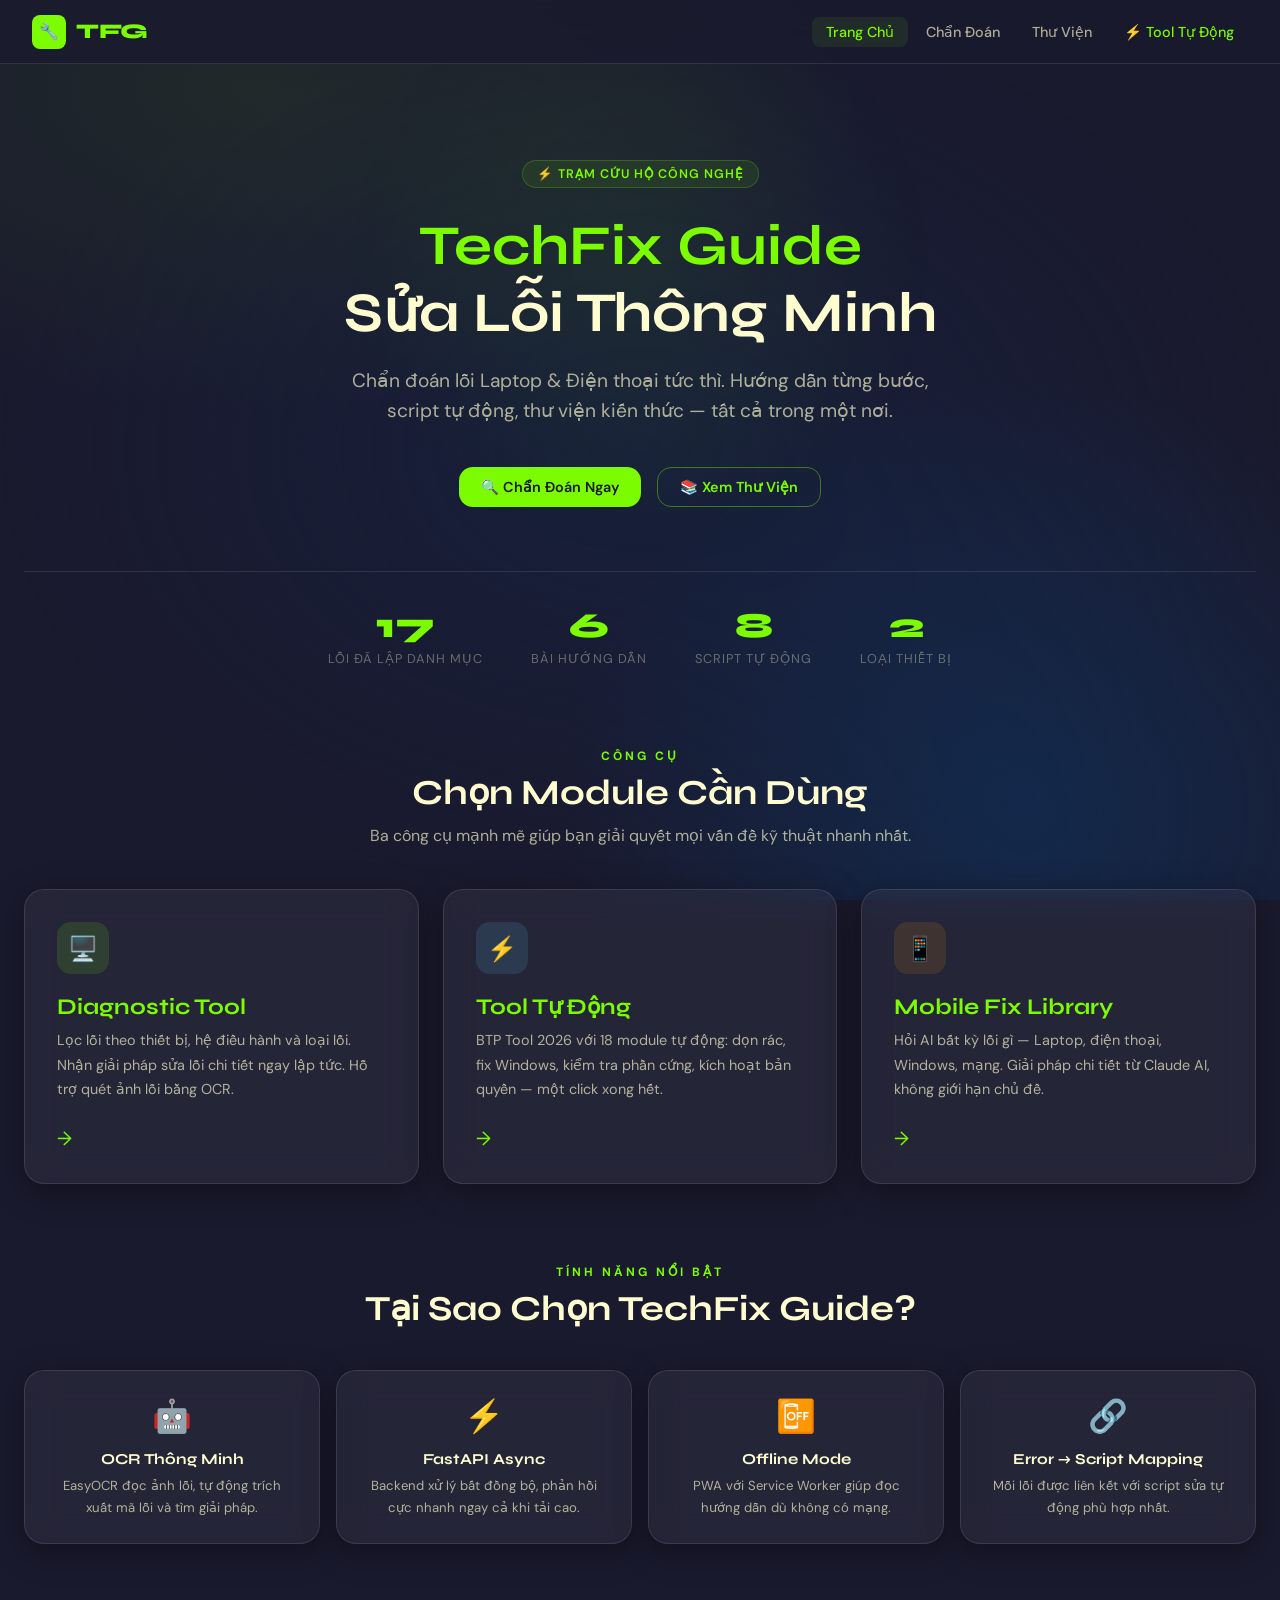
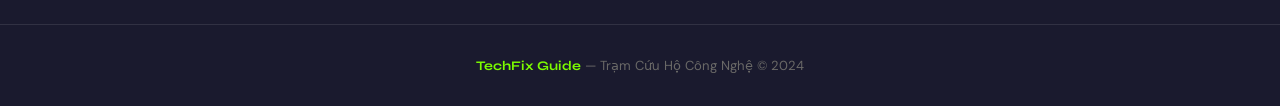
<file: TechFixGuide/frontend/index.html>
<!DOCTYPE html>
<html lang="vi">
<head>
  <meta charset="UTF-8" />
  <meta name="viewport" content="width=device-width, initial-scale=1.0" />
  <meta name="description" content="TechFix Guide – Trạm Cứu Hộ Công Nghệ. Chẩn đoán và sửa lỗi Laptop, Điện thoại nhanh chóng." />
  <meta name="theme-color" content="#1A1A2E" />
  <title>TechFix Guide – Trạm Cứu Hộ Công Nghệ</title>
  <link rel="manifest" href="manifest.json" />
  <link rel="icon" href="assets/icons/icon-192.png" type="image/png" />
  <link rel="apple-touch-icon" href="assets/icons/icon-192.png" />
  <link rel="stylesheet" href="style.css" />
</head>
<body>

  <!-- ── Navbar ─────────────────────────────────────────────── -->
  <nav class="navbar">
    <a class="navbar-brand" href="index.html">
      <div class="brand-icon">🔧</div>
      TFG
    </a>
    <ul class="nav-links" id="navLinks">
      <li><a href="index.html" class="active">Trang Chủ</a></li>
      <li><a href="diagnostic.html">Chẩn Đoán</a></li>
      <li><a href="guides.html">Thư Viện</a></li>
      <li><a href="btp.html" style="color:var(--primary);">⚡ Tool Tự Động</a></li>
    </ul>
    <div class="nav-hamburger" id="hamburger" onclick="toggleNav()" aria-label="Menu">
      <span></span><span></span><span></span>
    </div>
  </nav>

  <!-- ── Hero ───────────────────────────────────────────────── -->
  <section class="hero container">
    <div class="hero-eyebrow animate-up stagger-1">
      ⚡ Trạm Cứu Hộ Công Nghệ
    </div>
    <h1 class="animate-up stagger-2">
      <span>TechFix Guide</span><br />
      Sửa Lỗi Thông Minh
    </h1>
    <p class="hero-sub animate-up stagger-3">
      Chẩn đoán lỗi Laptop & Điện thoại tức thì. Hướng dẫn từng bước, script tự động, thư viện kiến thức — tất cả trong một nơi.
    </p>
    <div class="hero-actions animate-up stagger-4">
      <a href="diagnostic.html" class="btn btn-primary">
        🔍 Chẩn Đoán Ngay
      </a>
      <a href="guides.html" class="btn btn-outline">
        📚 Xem Thư Viện
      </a>
    </div>
  </section>

  <!-- ── Stats Bar ──────────────────────────────────────────── -->
  <div class="container">
    <div class="stats-bar animate-up stagger-4">
      <div class="stat-item">
        <span class="stat-num" id="stat-errors">—</span>
        <span class="stat-label">Lỗi Đã Lập Danh Mục</span>
      </div>
      <div class="stat-item">
        <span class="stat-num" id="stat-guides">—</span>
        <span class="stat-label">Bài Hướng Dẫn</span>
      </div>
      <div class="stat-item">
        <span class="stat-num" id="stat-scripts">—</span>
        <span class="stat-label">Script Tự Động</span>
      </div>
      <div class="stat-item">
        <span class="stat-num">2</span>
        <span class="stat-label">Loại Thiết Bị</span>
      </div>
    </div>
  </div>

  <!-- ── Modules Grid ────────────────────────────────────────── -->
  <section class="container" style="padding-top: 1rem;">
    <div class="section-header">
      <span class="overline">Công Cụ</span>
      <h2>Chọn Module Cần Dùng</h2>
      <p>Ba công cụ mạnh mẽ giúp bạn giải quyết mọi vấn đề kỹ thuật nhanh nhất.</p>
    </div>
    <div class="modules-grid">

      <a href="diagnostic.html" class="module-card glass-card animate-up stagger-2">
        <div class="module-icon green">🖥️</div>
        <h3>Diagnostic Tool</h3>
        <p>Lọc lỗi theo thiết bị, hệ điều hành và loại lỗi. Nhận giải pháp sửa lỗi chi tiết ngay lập tức. Hỗ trợ quét ảnh lỗi bằng OCR.</p>
        <div class="module-arrow">→</div>
      </a>

      <a href="btp.html" class="module-card glass-card animate-up stagger-3">
        <div class="module-icon blue">⚡</div>
        <h3>Tool Tự Động</h3>
        <p>BTP Tool 2026 với 18 module tự động: dọn rác, fix Windows, kiểm tra phần cứng, kích hoạt bản quyền — một click xong hết.</p>
        <div class="module-arrow">→</div>
      </a>

      <a href="guides.html" class="module-card glass-card animate-up stagger-4">
        <div class="module-icon orange">📱</div>
        <h3>Mobile Fix Library</h3>
        <p>Hỏi AI bất kỳ lỗi gì — Laptop, điện thoại, Windows, mạng. Giải pháp chi tiết từ Claude AI, không giới hạn chủ đề.</p>
        <div class="module-arrow">→</div>
      </a>

    </div>
  </section>

  <!-- ── Feature Highlights ─────────────────────────────────── -->
  <section class="container" style="padding-bottom: 5rem;">
    <div class="section-header">
      <span class="overline">Tính Năng Nổi Bật</span>
      <h2>Tại Sao Chọn TechFix Guide?</h2>
    </div>
    <div style="display: grid; grid-template-columns: repeat(auto-fit, minmax(220px, 1fr)); gap: 1rem;">
      <div class="glass-card animate-up stagger-1" style="padding: 1.5rem; text-align: center;">
        <div style="font-size: 2rem; margin-bottom: 0.8rem;">🤖</div>
        <h4 style="margin-bottom: 0.4rem; font-size: 0.95rem;">OCR Thông Minh</h4>
        <p style="font-size: 0.82rem;">EasyOCR đọc ảnh lỗi, tự động trích xuất mã lỗi và tìm giải pháp.</p>
      </div>
      <div class="glass-card animate-up stagger-2" style="padding: 1.5rem; text-align: center;">
        <div style="font-size: 2rem; margin-bottom: 0.8rem;">⚡</div>
        <h4 style="margin-bottom: 0.4rem; font-size: 0.95rem;">FastAPI Async</h4>
        <p style="font-size: 0.82rem;">Backend xử lý bất đồng bộ, phản hồi cực nhanh ngay cả khi tải cao.</p>
      </div>
      <div class="glass-card animate-up stagger-3" style="padding: 1.5rem; text-align: center;">
        <div style="font-size: 2rem; margin-bottom: 0.8rem;">📴</div>
        <h4 style="margin-bottom: 0.4rem; font-size: 0.95rem;">Offline Mode</h4>
        <p style="font-size: 0.82rem;">PWA với Service Worker giúp đọc hướng dẫn dù không có mạng.</p>
      </div>
      <div class="glass-card animate-up stagger-4" style="padding: 1.5rem; text-align: center;">
        <div style="font-size: 2rem; margin-bottom: 0.8rem;">🔗</div>
        <h4 style="margin-bottom: 0.4rem; font-size: 0.95rem;">Error → Script Mapping</h4>
        <p style="font-size: 0.82rem;">Mỗi lỗi được liên kết với script sửa tự động phù hợp nhất.</p>
      </div>
    </div>
  </section>

  <!-- ── Footer ──────────────────────────────────────────────── -->
  <footer class="footer">
    <span class="footer-logo">TechFix Guide</span> — Trạm Cứu Hộ Công Nghệ &copy; 2024
  </footer>

  <!-- ── PWA Install Banner ──────────────────────────────────── -->
  <div class="pwa-banner glass-card" id="pwaBanner">
    <span style="font-size: 1.5rem;">📲</span>
    <div style="flex: 1; font-size: 0.85rem;">
      <strong style="display: block; color: var(--primary);">Cài đặt TechFix Guide</strong>
      Sử dụng offline, truy cập nhanh hơn!
    </div>
    <button class="btn btn-primary" id="pwaInstallBtn" style="padding: 7px 14px; font-size: 0.8rem;">Cài</button>
    <button onclick="document.getElementById('pwaBanner').classList.remove('show')" class="btn btn-ghost" style="padding: 7px 10px; font-size: 0.8rem;">✕</button>
  </div>

  <div class="toast-container" id="toastContainer"></div>

  <script>
    const API = 'http://localhost:8000/api/v1';

    function toggleNav() {
      document.getElementById('navLinks').classList.toggle('open');
    }

    // Load stats
    async function loadStats() {
      try {
        const [errors, guides, scripts] = await Promise.all([
          fetch(`${API}/diagnostic`, {method:'POST', headers:{'Content-Type':'application/json'}, body:'{}'}).then(r=>r.json()),
          fetch(`${API}/guides`).then(r=>r.json()),
          fetch(`${API}/scripts`).then(r=>r.json()),
        ]);
        document.getElementById('stat-errors').textContent  = errors.count  ?? '17';
        document.getElementById('stat-guides').textContent  = guides.length ?? '6';
        document.getElementById('stat-scripts').textContent = scripts.length ?? '8';
      } catch {
        document.getElementById('stat-errors').textContent  = '17';
        document.getElementById('stat-guides').textContent  = '6';
        document.getElementById('stat-scripts').textContent = '8';
      }
    }

    // Animate counters
    function animateCount(el, target) {
      let start = 0;
      const step = Math.ceil(target / 30);
      const timer = setInterval(() => {
        start += step;
        if (start >= target) { el.textContent = target; clearInterval(timer); }
        else el.textContent = start;
      }, 30);
    }

    // PWA
    let deferredPrompt;
    window.addEventListener('beforeinstallprompt', e => {
      e.preventDefault();
      deferredPrompt = e;
      document.getElementById('pwaBanner').classList.add('show');
    });
    document.getElementById('pwaInstallBtn')?.addEventListener('click', async () => {
      if (!deferredPrompt) return;
      deferredPrompt.prompt();
      const { outcome } = await deferredPrompt.userChoice;
      if (outcome === 'accepted') document.getElementById('pwaBanner').classList.remove('show');
      deferredPrompt = null;
    });

    // Register SW
    if ('serviceWorker' in navigator) {
      navigator.serviceWorker.register('service-worker.js')
        .then(reg => console.log('SW registered:', reg.scope))
        .catch(err => console.warn('SW failed:', err));
    }

    loadStats();
  </script>
</body>
</html>
</file>
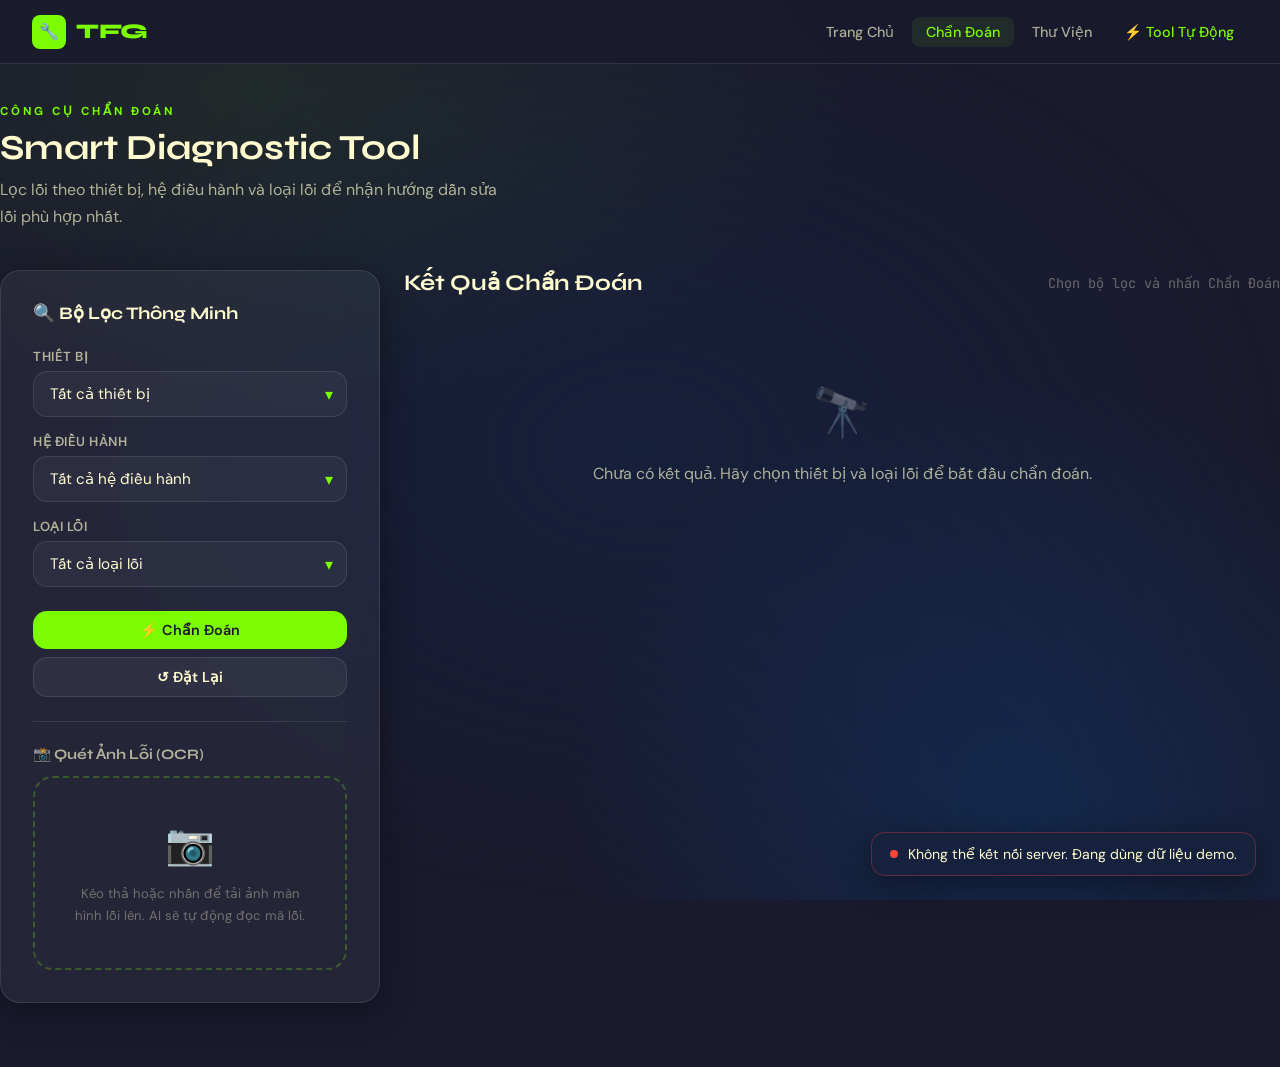
<file: TechFixGuide/frontend/diagnostic.html>
<!DOCTYPE html>
<html lang="vi">
<head>
  <meta charset="UTF-8" />
  <meta name="viewport" content="width=device-width, initial-scale=1.0" />
  <meta name="theme-color" content="#1A1A2E" />
  <title>Chẩn Đoán Lỗi – TechFix Guide</title>
  <link rel="manifest" href="manifest.json" />
  <link rel="icon" href="assets/icons/icon-192.png" type="image/png" />
  <link rel="stylesheet" href="style.css" />
</head>
<body>

  <nav class="navbar">
    <a class="navbar-brand" href="index.html">
      <div class="brand-icon">🔧</div> TFG
    </a>
    <ul class="nav-links" id="navLinks">
      <li><a href="index.html">Trang Chủ</a></li>
      <li><a href="diagnostic.html" class="active">Chẩn Đoán</a></li>
      <li><a href="guides.html">Thư Viện</a></li>
      <li><a href="btp.html" style="color:var(--primary);">⚡ Tool Tự Động</a></li>
    </ul>
    <div class="nav-hamburger" id="hamburger" onclick="toggleNav()">
      <span></span><span></span><span></span>
    </div>
  </nav>

  <!-- Page Header -->
  <div class="container" style="padding: 2.5rem 0 0;">
    <div class="animate-up stagger-1">
      <span class="overline" style="font-size:0.72rem; font-weight:700; letter-spacing:3px; color:var(--primary); text-transform:uppercase; display:block; margin-bottom:8px;">Công Cụ Chẩn Đoán</span>
      <h2>Smart Diagnostic Tool</h2>
      <p style="margin-top: 0.4rem; max-width:500px;">Lọc lỗi theo thiết bị, hệ điều hành và loại lỗi để nhận hướng dẫn sửa lỗi phù hợp nhất.</p>
    </div>
  </div>

  <div class="container diagnostic-layout">

    <!-- ── Filter Panel ──────────────────────────────────────── -->
    <aside class="glass-card filter-panel animate-up stagger-2">
      <h3>🔍 Bộ Lọc Thông Minh</h3>

      <div class="form-group">
        <label class="form-label">Thiết Bị</label>
        <div class="select-wrapper">
          <select class="form-control" id="selectDevice">
            <option value="">Tất cả thiết bị</option>
          </select>
        </div>
      </div>

      <div class="form-group">
        <label class="form-label">Hệ Điều Hành</label>
        <div class="select-wrapper">
          <select class="form-control" id="selectOS">
            <option value="">Tất cả hệ điều hành</option>
          </select>
        </div>
      </div>

      <div class="form-group">
        <label class="form-label">Loại Lỗi</label>
        <div class="select-wrapper">
          <select class="form-control" id="selectCategory">
            <option value="">Tất cả loại lỗi</option>
          </select>
        </div>
      </div>

      <button class="btn btn-primary" style="width:100%; justify-content:center; margin-top: 0.5rem;" onclick="runDiagnostic()">
        ⚡ Chẩn Đoán
      </button>
      <button class="btn btn-ghost" style="width:100%; justify-content:center; margin-top: 0.5rem;" onclick="resetFilters()">
        ↺ Đặt Lại
      </button>

      <!-- OCR Section -->
      <hr style="border: none; border-top: var(--glass-border); margin: 1.5rem 0;" />
      <h4 style="font-size: 0.9rem; margin-bottom: 0.8rem; color: var(--text-secondary);">📸 Quét Ảnh Lỗi (OCR)</h4>
      <div class="ocr-zone" id="ocrZone">
        <input type="file" id="ocrFileInput" accept="image/*" onchange="handleOCRUpload(event)" />
        <div class="ocr-icon">📷</div>
        <p style="font-size:0.82rem; color:var(--text-muted);">Kéo thả hoặc nhấn để tải ảnh màn hình lỗi lên. AI sẽ tự động đọc mã lỗi.</p>
      </div>
      <div id="ocrPreview" style="display:none; margin-top: 0.8rem; text-align:center;">
        <img id="ocrPreviewImg" style="max-width:100%; border-radius:8px; border: var(--glass-border);" alt="Preview" />
        <button class="btn btn-outline" style="width:100%; justify-content:center; margin-top:0.6rem;" onclick="submitOCR()">
          🤖 Phân Tích OCR
        </button>
      </div>
      <div id="ocrStatus"></div>
    </aside>

    <!-- ── Results Panel ─────────────────────────────────────── -->
    <main class="results-panel animate-up stagger-3">
      <div class="results-header">
        <h3>Kết Quả Chẩn Đoán</h3>
        <span class="results-count" id="resultsCount">Chọn bộ lọc và nhấn Chẩn Đoán</span>
      </div>

      <div id="resultsContainer">
        <div class="empty-state">
          <div class="empty-icon">🔭</div>
          <p>Chưa có kết quả. Hãy chọn thiết bị và loại lỗi để bắt đầu chẩn đoán.</p>
        </div>
      </div>
    </main>

  </div>

  <!-- Guide Modal -->
  <div class="modal-overlay" id="guideModal">
    <div class="modal-box">
      <button class="modal-close" onclick="closeModal()">✕</button>
      <div class="modal-content" id="guideModalContent"></div>
    </div>
  </div>

  <div class="toast-container" id="toastContainer"></div>

  <script>
    const API = 'http://localhost:8000/api/v1';
    let ocrFile = null;
    let allErrors = [];

    function toggleNav() {
      document.getElementById('navLinks').classList.toggle('open');
    }

    function toast(msg, type = 'success') {
      const tc = document.getElementById('toastContainer');
      const t = document.createElement('div');
      t.className = `toast ${type}`;
      t.innerHTML = `<span class="toast-dot"></span>${msg}`;
      tc.appendChild(t);
      setTimeout(() => t.remove(), 3500);
    }

    // Load dropdowns
    async function loadLookups() {
      try {
        const [devices, osList, categories] = await Promise.all([
          fetch(`${API}/devices`).then(r => r.json()),
          fetch(`${API}/os`).then(r => r.json()),
          fetch(`${API}/categories`).then(r => r.json()),
        ]);

        const dSel = document.getElementById('selectDevice');
        devices.forEach(d => {
          const o = document.createElement('option');
          o.value = d.device_name; o.textContent = d.device_name;
          dSel.appendChild(o);
        });
        dSel.addEventListener('change', filterOS);

        window._allOS = osList;
        filterOS();

        const cSel = document.getElementById('selectCategory');
        categories.forEach(c => {
          const o = document.createElement('option');
          o.value = c.category_name; o.textContent = c.category_name;
          cSel.appendChild(o);
        });
      } catch (e) {
        toast('Không thể kết nối server. Đang dùng dữ liệu demo.', 'error');
        loadDemoData();
      }
    }

    function filterOS() {
      const device = document.getElementById('selectDevice').value;
      const sel = document.getElementById('selectOS');
      sel.innerHTML = '<option value="">Tất cả hệ điều hành</option>';
      const filtered = window._allOS ? window._allOS.filter(o => !device || true) : [];
      // In real scenario filter by device_id; here just show all
      (window._allOS || []).forEach(o => {
        const opt = document.createElement('option');
        opt.value = o.os_name; opt.textContent = o.os_name;
        sel.appendChild(opt);
      });
    }

    async function runDiagnostic() {
      const device   = document.getElementById('selectDevice').value;
      const os       = document.getElementById('selectOS').value;
      const category = document.getElementById('selectCategory').value;

      const container = document.getElementById('resultsContainer');
      container.innerHTML = '<div class="loading-state"><div class="spinner"></div><p>Đang chẩn đoán...</p></div>';

      try {
        const res = await fetch(`${API}/diagnostic`, {
          method: 'POST',
          headers: { 'Content-Type': 'application/json' },
          body: JSON.stringify({ device, os, category }),
        });
        const data = await res.json();
        allErrors = data.errors || [];
        renderErrors(allErrors, data.count);
      } catch {
        renderDemoErrors();
      }
    }

    function renderErrors(errors, count) {
      const container = document.getElementById('resultsContainer');
      document.getElementById('resultsCount').textContent =
        count > 0 ? `Tìm thấy ${count} lỗi` : 'Không tìm thấy lỗi phù hợp';

      if (!errors.length) {
        container.innerHTML = '<div class="empty-state"><div class="empty-icon">✅</div><p>Không tìm thấy lỗi nào với bộ lọc này. Hãy thử các tiêu chí khác.</p></div>';
        return;
      }

      const severityLabel = { critical: 'Nghiêm Trọng', high: 'Cao', medium: 'Trung Bình', low: 'Thấp' };
      container.innerHTML = errors.map((e, i) => `
        <div class="glass-card error-card animate-up" style="animation-delay:${i * 0.06}s; opacity:0;">
          <div class="error-card-header">
            <div style="flex:1;">
              <div style="display:flex; align-items:center; gap:8px; margin-bottom:5px;">
                ${e.error_code ? `<span class="error-code-tag">${e.error_code}</span>` : ''}
                <span class="badge badge-${e.severity}">${severityLabel[e.severity] || e.severity}</span>
              </div>
              <h4>${e.error_name}</h4>
            </div>
          </div>
          <p class="error-desc">${e.description || ''}</p>
          <div class="error-meta">
            ${e.device   ? `<span class="badge badge-medium">💻 ${e.device}</span>` : ''}
            ${e.os       ? `<span class="badge badge-low">🖥 ${e.os}</span>` : ''}
            ${e.category ? `<span class="badge badge-medium">📂 ${e.category}</span>` : ''}
          </div>
          <div class="solution-block" style="margin-top:1rem;">
            <strong style="color:var(--primary); font-size:0.8rem;">💡 GIẢI PHÁP:</strong><br/>
            ${e.solution || 'Xem hướng dẫn chi tiết trong thư viện.'}
          </div>
          ${e.scripts && e.scripts.length ? `
          <div class="error-scripts-list">
            <span style="font-size:0.75rem; color:var(--text-muted); width:100%; display:block; margin-bottom:4px;">🔧 Scripts liên quan:</span>
            ${e.scripts.map(s => `
              <a href="scripts.html" class="btn btn-outline" style="padding:5px 12px; font-size:0.78rem;">
                ${s.script_type === '.bat' ? '⚙️' : '🐍'} ${s.script_name}
              </a>
            `).join('')}
          </div>` : ''}
          ${e.video_link ? `<div style="margin-top:0.8rem;"><a href="${e.video_link}" target="_blank" class="btn btn-ghost" style="padding:6px 12px; font-size:0.82rem;">▶️ Xem Video Hướng Dẫn</a></div>` : ''}
        </div>
      `).join('');
    }

    function resetFilters() {
      document.getElementById('selectDevice').value   = '';
      document.getElementById('selectOS').value       = '';
      document.getElementById('selectCategory').value = '';
      document.getElementById('resultsContainer').innerHTML = `
        <div class="empty-state">
          <div class="empty-icon">🔭</div>
          <p>Chưa có kết quả. Hãy chọn thiết bị và loại lỗi để bắt đầu chẩn đoán.</p>
        </div>`;
      document.getElementById('resultsCount').textContent = 'Chọn bộ lọc và nhấn Chẩn Đoán';
    }

    // ── OCR ──────────────────────────────────────────────────
    function handleOCRUpload(event) {
      ocrFile = event.target.files[0];
      if (!ocrFile) return;
      const reader = new FileReader();
      reader.onload = e => {
        document.getElementById('ocrPreviewImg').src = e.target.result;
        document.getElementById('ocrPreview').style.display = 'block';
      };
      reader.readAsDataURL(ocrFile);
    }

    // Drag and drop
    const ocrZone = document.getElementById('ocrZone');
    ocrZone.addEventListener('dragover', e => { e.preventDefault(); ocrZone.classList.add('dragover'); });
    ocrZone.addEventListener('dragleave', () => ocrZone.classList.remove('dragover'));
    ocrZone.addEventListener('drop', e => {
      e.preventDefault(); ocrZone.classList.remove('dragover');
      const file = e.dataTransfer.files[0];
      if (file && file.type.startsWith('image/')) {
        ocrFile = file;
        const reader = new FileReader();
        reader.onload = ev => {
          document.getElementById('ocrPreviewImg').src = ev.target.result;
          document.getElementById('ocrPreview').style.display = 'block';
        };
        reader.readAsDataURL(file);
      }
    });

    async function submitOCR() {
      if (!ocrFile) return;
      const status = document.getElementById('ocrStatus');
      status.innerHTML = '<div class="loading-state" style="padding:1rem;"><div class="spinner"></div><p>EasyOCR đang phân tích ảnh...</p></div>';

      const formData = new FormData();
      formData.append('file', ocrFile);

      try {
        const res = await fetch(`${API}/scan-error`, { method: 'POST', body: formData });
        const data = await res.json();

        status.innerHTML = `
          <div style="margin-top:0.8rem; padding:0.8rem; background:rgba(124,252,0,0.05); border:1px solid rgba(124,252,0,0.15); border-radius:8px;">
            <p style="font-size:0.8rem; color:var(--text-muted); margin-bottom:4px;">Mã lỗi phát hiện:</p>
            <div style="display:flex; flex-wrap:wrap; gap:4px;">
              ${data.error_codes.length
                ? data.error_codes.map(c => `<span class="badge badge-high">${c}</span>`).join('')
                : '<span style="font-size:0.8rem; color:var(--text-muted);">Không tìm thấy mã lỗi</span>'}
            </div>
          </div>`;

        if (data.results && data.results.length) {
          renderErrors(data.results, data.matched_count);
          toast(`OCR tìm thấy ${data.matched_count} kết quả!`, 'success');
        } else {
          toast('OCR không khớp lỗi nào trong CSDL.', 'error');
        }
      } catch {
        status.innerHTML = '<p style="color:#ff453a; font-size:0.82rem; margin-top:0.5rem;">Lỗi kết nối server OCR.</p>';
        toast('Không thể phân tích ảnh.', 'error');
      }
    }

    // ── Demo Data (offline fallback) ──────────────────────────
    function loadDemoData() {
      const demo = [
        { os_name: 'Windows 10' }, { os_name: 'Windows 11' },
        { os_name: 'Android' }, { os_name: 'iOS' }
      ];
      window._allOS = demo;
      filterOS();
      const cats = ['Software', 'Hardware', 'Network', 'Performance', 'Storage', 'Battery'];
      const sel = document.getElementById('selectCategory');
      cats.forEach(c => {
        const o = document.createElement('option');
        o.value = c; o.textContent = c; sel.appendChild(o);
      });
      ['Laptop','Smartphone'].forEach(d => {
        const o = document.createElement('option');
        o.value = d; o.textContent = d;
        document.getElementById('selectDevice').appendChild(o);
      });
    }

    function renderDemoErrors() {
      const demo = [
        { error_code: '0x0000007E', error_name: 'Blue Screen of Death – BSOD', description: 'Màn hình xanh chết chóc, thường do driver lỗi.', solution: '1. Khởi động Safe Mode\n2. Cập nhật driver\n3. Chạy sfc /scannow', severity: 'critical', device: 'Laptop', os: 'Windows 11', category: 'Software', scripts: [{script_name:'Windows Cleaner', script_type:'.bat'}] },
        { error_code: 'NET-001', error_name: 'WiFi Không Kết Nối Được', description: 'Laptop không thể kết nối WiFi dù thấy tên mạng.', solution: '1. Chạy Network Troubleshooter\n2. Reset TCP/IP\n3. Cài lại driver WiFi', severity: 'high', device: 'Laptop', os: 'Windows 11', category: 'Network', scripts: [{script_name:'Network Reset', script_type:'.bat'}] },
        { error_code: 'AND-003', error_name: 'Fix Lỗi Đăng Nhập WeChat', description: 'WeChat báo lỗi Login Failed.', solution: '1. Xóa cache WeChat\n2. Cài lại ứng dụng\n3. Dùng email backup', severity: 'medium', device: 'Smartphone', os: 'Android', category: 'Mobile App', scripts: [] },
      ];
      renderErrors(demo, demo.length);
    }

    function closeModal() {
      document.getElementById('guideModal').classList.remove('open');
    }

    loadLookups();
  </script>
</body>
</html>
</file>
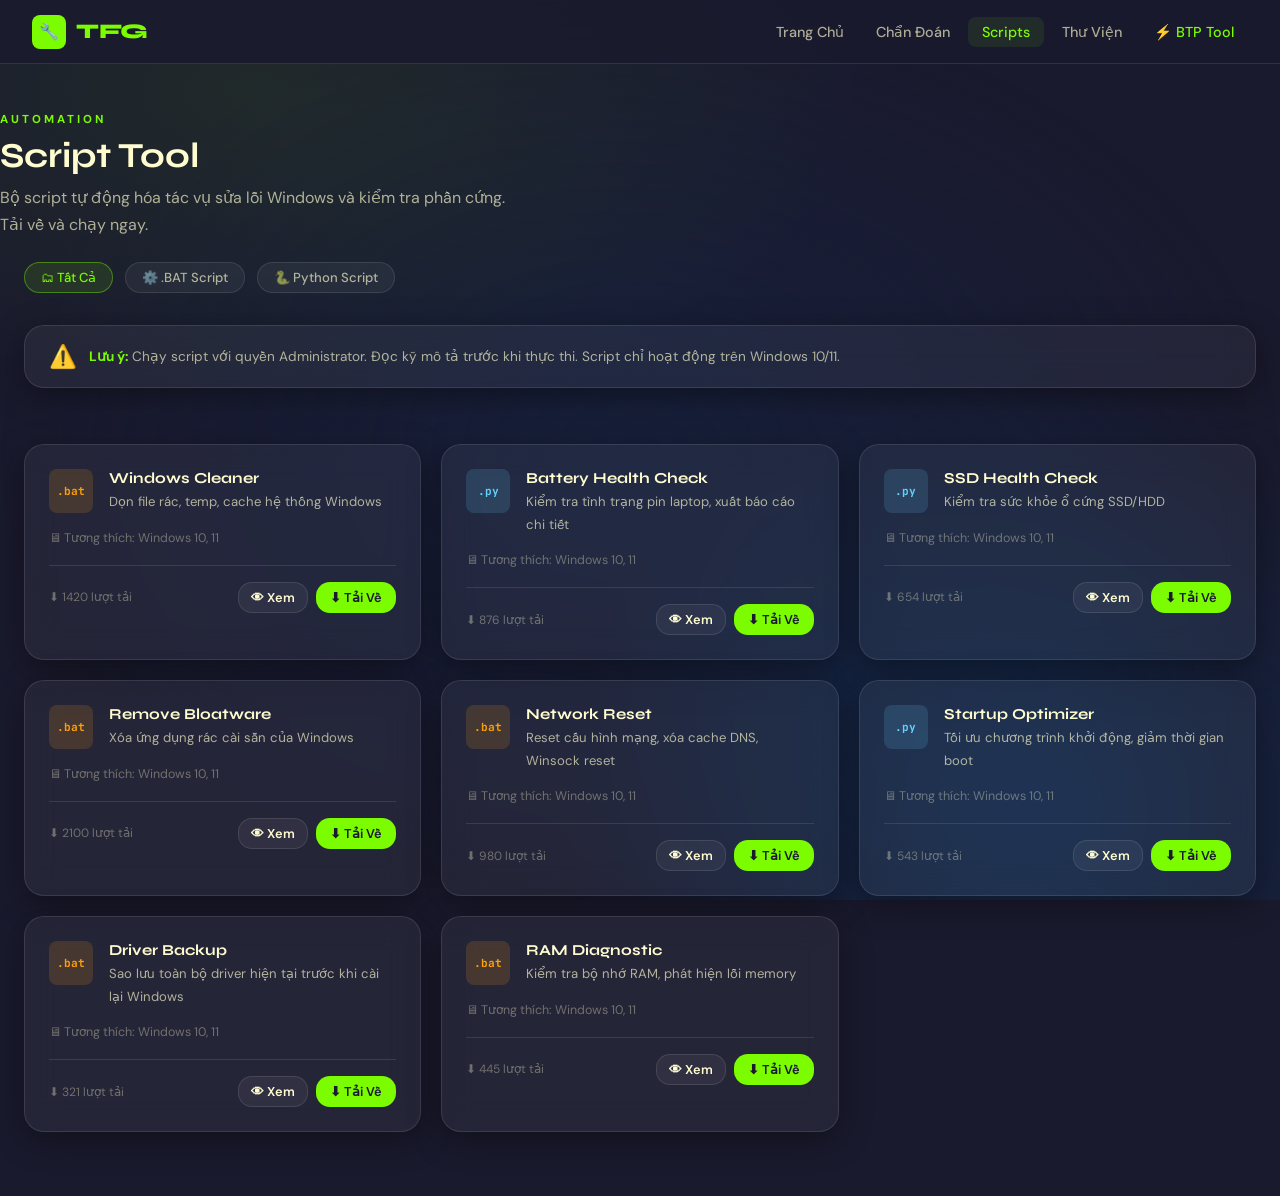
<file: TechFixGuide/frontend/scripts.html>
<!DOCTYPE html>
<html lang="vi">
<head>
  <meta charset="UTF-8" />
  <meta name="viewport" content="width=device-width, initial-scale=1.0" />
  <meta name="theme-color" content="#1A1A2E" />
  <title>Script Tool – TechFix Guide</title>
  <link rel="manifest" href="manifest.json" />
  <link rel="icon" href="assets/icons/icon-192.png" type="image/png" />
  <link rel="stylesheet" href="style.css" />
</head>
<body>

  <nav class="navbar">
    <a class="navbar-brand" href="index.html">
      <div class="brand-icon">🔧</div> TFG
    </a>
    <ul class="nav-links" id="navLinks">
      <li><a href="index.html">Trang Chủ</a></li>
      <li><a href="diagnostic.html">Chẩn Đoán</a></li>
      <li><a href="scripts.html" class="active">Scripts</a></li>
      <li><a href="guides.html">Thư Viện</a></li>
      <li><a href="btp.html" style="color:var(--primary);">⚡ BTP Tool</a></li>
    </ul>
    <div class="nav-hamburger" onclick="toggleNav()"><span></span><span></span><span></span></div>
  </nav>

  <div class="container guides-header animate-up stagger-1">
    <span class="overline" style="font-size:0.72rem; font-weight:700; letter-spacing:3px; color:var(--primary); text-transform:uppercase; display:block; margin-bottom:8px;">Automation</span>
    <h2>Script Tool</h2>
    <p style="margin-top:0.4rem; max-width:520px;">Bộ script tự động hóa tác vụ sửa lỗi Windows và kiểm tra phần cứng. Tải về và chạy ngay.</p>
  </div>

  <!-- Filter bar -->
  <div class="container">
    <div class="guides-filter-bar animate-up stagger-2">
      <div class="filter-chip active" onclick="filterScripts('all', this)">🗂 Tất Cả</div>
      <div class="filter-chip" onclick="filterScripts('.bat', this)">⚙️ .BAT Script</div>
      <div class="filter-chip" onclick="filterScripts('.py', this)">🐍 Python Script</div>
    </div>
  </div>

  <!-- Info banner -->
  <div class="container">
    <div class="glass-card animate-up stagger-2" style="padding:1rem 1.5rem; margin-bottom:1.5rem; display:flex; align-items:center; gap:12px;">
      <span style="font-size:1.4rem;">⚠️</span>
      <p style="font-size:0.85rem; color:var(--text-secondary); margin:0;">
        <strong style="color:var(--primary);">Lưu ý:</strong> Chạy script với quyền Administrator. Đọc kỹ mô tả trước khi thực thi. Script chỉ hoạt động trên Windows 10/11.
      </p>
    </div>
  </div>

  <!-- Scripts Grid -->
  <div class="container">
    <div class="scripts-grid" id="scriptsGrid">
      <div class="loading-state" style="grid-column:1/-1;">
        <div class="spinner"></div>
        <p>Đang tải danh sách script...</p>
      </div>
    </div>
  </div>

  <!-- Script Preview Modal -->
  <div class="modal-overlay" id="scriptModal">
    <div class="modal-box" style="max-width:640px;">
      <button class="modal-close" onclick="closeModal()">✕</button>
      <div id="scriptModalContent"></div>
    </div>
  </div>

  <div class="toast-container" id="toastContainer"></div>

  <!-- Built-in scripts content -->
  <script>
    const SCRIPTS_CONTENT = {
      'windows_cleaner.bat': `@echo off
title Windows Cleaner — TechFix Guide
color 0A
echo ============================================
echo   Windows Cleaner v1.0 — TechFix Guide
echo ============================================
echo.
echo Dang xoa temp files...
del /s /q /f "%TEMP%\\*.*" >nul 2>&1
rd /s /q "%TEMP%" >nul 2>&1
md "%TEMP%" >nul 2>&1
echo [OK] Temp files da xoa.

echo Dang xoa Windows Temp...
del /s /q /f "C:\\Windows\\Temp\\*.*" >nul 2>&1
echo [OK] Windows Temp da xoa.

echo Dang xoa Prefetch...
del /s /q /f "C:\\Windows\\Prefetch\\*.*" >nul 2>&1
echo [OK] Prefetch da xoa.

echo Dang chay Disk Cleanup...
cleanmgr /sagerun:1 >nul 2>&1
echo [OK] Disk Cleanup hoan thanh.

echo.
echo ============================================
echo   Hoan tat! He thong da duoc don dep.
echo ============================================
pause`,

      'battery_check.py': `#!/usr/bin/env python3
"""
Battery Health Check — TechFix Guide
Kiem tra tinh trang pin laptop va xuat bao cao.
"""
import subprocess, json, sys

def check_battery():
    try:
        import psutil
        battery = psutil.sensors_battery()
        if not battery:
            print("Khong tim thay thong tin pin.")
            return
        print("=" * 40)
        print("  KIEM TRA PIN LAPTOP — TechFix Guide")
        print("=" * 40)
        print(f"Pin hien tai  : {battery.percent:.1f}%")
        print(f"Trang thai    : {'Dang sac' if battery.power_plugged else 'Dang xa'}")
        if battery.secsleft > 0:
            h, m = divmod(battery.secsleft // 60, 60)
            print(f"Thoi gian con : {h}h {m}m")
        print()
        # Generate report using Windows powercfg
        result = subprocess.run(
            ['powercfg', '/batteryreport', '/output', 'battery_report.html'],
            capture_output=True, text=True
        )
        if result.returncode == 0:
            print("[OK] Bao cao pin: battery_report.html")
        print("=" * 40)
    except ImportError:
        print("Can cai: pip install psutil")
    except Exception as e:
        print(f"Loi: {e}")

if __name__ == '__main__':
    check_battery()`,

      'ssd_health.py': `#!/usr/bin/env python3
"""
SSD/HDD Health Check — TechFix Guide
Kiem tra suc khoe o cung qua S.M.A.R.T.
"""
import subprocess, sys

def check_disk():
    print("=" * 44)
    print("  SSD/HDD HEALTH CHECK — TechFix Guide")
    print("=" * 44)
    try:
        # Try wmic first (Windows)
        result = subprocess.run(
            ['wmic', 'diskdrive', 'get', 'Model,Status,Size'],
            capture_output=True, text=True, timeout=10
        )
        if result.returncode == 0:
            print(result.stdout)
        # Run chkdsk info
        drives = ['C:', 'D:', 'E:']
        for drive in drives:
            r = subprocess.run(
                ['chkdsk', drive, '/scan'],
                capture_output=True, text=True, timeout=30
            )
            if 'no problems' in r.stdout.lower() or 'found' in r.stdout.lower():
                print(f"[{drive}] {r.stdout.strip()[:80]}")
    except FileNotFoundError:
        print("Chay tren Windows de co day du chuc nang.")
    except Exception as e:
        print(f"Loi: {e}")
    print("=" * 44)

if __name__ == '__main__':
    check_disk()`,

      'remove_bloatware.bat': `@echo off
title Remove Bloatware — TechFix Guide
color 0A
echo ============================================
echo  Remove Windows Bloatware v1.0 — TFG
echo ============================================
echo.
echo Xoa Xbox apps...
powershell -Command "Get-AppxPackage *xbox* | Remove-AppxPackage" >nul 2>&1
echo [OK] Xbox removed.
echo Xoa Cortana...
powershell -Command "Get-AppxPackage *cortana* | Remove-AppxPackage" >nul 2>&1
echo [OK] Cortana removed.
echo Xoa 3D Viewer...
powershell -Command "Get-AppxPackage *3dviewer* | Remove-AppxPackage" >nul 2>&1
echo [OK] 3D Viewer removed.
echo Xoa Mixed Reality...
powershell -Command "Get-AppxPackage *mixedreality* | Remove-AppxPackage" >nul 2>&1
echo [OK] Mixed Reality removed.
echo Xoa Solitaire Collection...
powershell -Command "Get-AppxPackage *solitaire* | Remove-AppxPackage" >nul 2>&1
echo [OK] Solitaire removed.
echo.
echo ============================================
echo  Hoan tat! Khoi dong lai de ap dung.
echo ============================================
pause`,

      'network_reset.bat': `@echo off
title Network Reset — TechFix Guide
color 0A
echo ============================================
echo   Network Reset v1.0 — TechFix Guide
echo ============================================
echo.
echo Reset TCP/IP stack...
netsh int ip reset >nul 2>&1
echo [OK] TCP/IP reset.
echo Reset Winsock...
netsh winsock reset >nul 2>&1
echo [OK] Winsock reset.
echo Flush DNS...
ipconfig /flushdns >nul 2>&1
echo [OK] DNS cache cleared.
echo Release & renew IP...
ipconfig /release >nul 2>&1
ipconfig /renew >nul 2>&1
echo [OK] IP renewed.
echo Reset Firewall rules...
netsh advfirewall reset >nul 2>&1
echo [OK] Firewall reset.
echo.
echo ============================================
echo   Mang da duoc reset. Vui long khoi dong lai.
echo ============================================
pause`,
    };

    const API = 'http://localhost:8000/api/v1';
    let allScripts = [];

    function toggleNav() {
      document.getElementById('navLinks').classList.toggle('open');
    }

    function toast(msg, type = 'success') {
      const tc = document.getElementById('toastContainer');
      const t = document.createElement('div');
      t.className = `toast ${type}`;
      t.innerHTML = `<span class="toast-dot"></span>${msg}`;
      tc.appendChild(t);
      setTimeout(() => t.remove(), 3500);
    }

    async function loadScripts() {
      try {
        const data = await fetch(`${API}/scripts`).then(r => r.json());
        allScripts = data;
        renderScripts(data);
      } catch {
        renderDemoScripts();
      }
    }

    function filterScripts(type, el) {
      document.querySelectorAll('.filter-chip').forEach(c => c.classList.remove('active'));
      el.classList.add('active');
      const filtered = type === 'all' ? allScripts : allScripts.filter(s => s.script_type === type);
      renderScripts(filtered);
    }

    function renderScripts(scripts) {
      const grid = document.getElementById('scriptsGrid');
      if (!scripts.length) {
        grid.innerHTML = '<div class="empty-state" style="grid-column:1/-1;"><div class="empty-icon">📂</div><p>Không có script nào.</p></div>';
        return;
      }
      grid.innerHTML = scripts.map((s, i) => `
        <div class="glass-card script-card animate-up" style="animation-delay:${i*0.07}s; opacity:0;">
          <div class="script-card-top">
            <div class="script-type-icon ${s.script_type === '.bat' ? 'bat' : 'py'}">
              ${s.script_type}
            </div>
            <div style="flex:1;">
              <h4>${s.script_name}</h4>
              <p>${s.description || ''}</p>
            </div>
          </div>
          <div style="font-size:0.78rem; color:var(--text-muted); margin-bottom: 0.5rem;">
            🖥 Tương thích: ${s.compatible_os || 'Windows 10, 11'}
          </div>
          <div class="script-card-footer">
            <span class="download-count">⬇ ${s.download_count || 0} lượt tải</span>
            <div style="display:flex; gap:0.5rem;">
              <button class="btn btn-ghost" style="padding:6px 12px; font-size:0.8rem;" onclick="previewScript('${s.file_path}', '${s.script_name}')">👁 Xem</button>
              <button class="btn btn-primary" style="padding:6px 14px; font-size:0.8rem;" onclick="downloadScript(${s.id}, '${s.script_name}', '${s.file_path}', '${s.script_type}')">⬇ Tải Về</button>
            </div>
          </div>
        </div>
      `).join('');
    }

    function previewScript(filePath, name) {
      const fileName = filePath ? filePath.split('/').pop() : '';
      const content = SCRIPTS_CONTENT[fileName] || '# Nội dung script sẽ hiển thị ở đây.';
      document.getElementById('scriptModalContent').innerHTML = `
        <h3 style="margin-bottom:1rem;">${name}</h3>
        <pre style="background:rgba(0,0,0,0.4); border-radius:10px; padding:1.2rem; overflow-x:auto; font-family:var(--font-mono); font-size:0.78rem; line-height:1.6; color:var(--cream); white-space:pre-wrap;">${escHtml(content)}</pre>
      `;
      document.getElementById('scriptModal').classList.add('open');
    }

    function escHtml(str) {
      return str.replace(/&/g,'&amp;').replace(/</g,'&lt;').replace(/>/g,'&gt;');
    }

    async function downloadScript(id, name, filePath, type) {
      try {
        await fetch(`${API}/scripts/download/${id}`);
      } catch {}

      // Download from built-in content
      const fileName = filePath ? filePath.split('/').pop() : name + type;
      const content = SCRIPTS_CONTENT[fileName];

      if (content) {
        const blob = new Blob([content], { type: 'text/plain' });
        const url = URL.createObjectURL(blob);
        const a = document.createElement('a');
        a.href = url; a.download = fileName;
        a.click(); URL.revokeObjectURL(url);
        toast(`✅ Đã tải: ${name}`, 'success');
      } else {
        toast(`Script ${name} sẽ sớm có mặt!`, 'success');
      }
    }

    function closeModal() {
      document.getElementById('scriptModal').classList.remove('open');
    }

    function renderDemoScripts() {
      allScripts = [
        { id:1, script_name:'Windows Cleaner', description:'Dọn file rác, temp, cache hệ thống Windows', file_path:'scripts/windows_cleaner.bat', script_type:'.bat', compatible_os:'Windows 10, 11', download_count:1420 },
        { id:2, script_name:'Battery Health Check', description:'Kiểm tra tình trạng pin laptop, xuất báo cáo chi tiết', file_path:'scripts/battery_check.py', script_type:'.py', compatible_os:'Windows 10, 11', download_count:876 },
        { id:3, script_name:'SSD Health Check', description:'Kiểm tra sức khỏe ổ cứng SSD/HDD', file_path:'scripts/ssd_health.py', script_type:'.py', compatible_os:'Windows 10, 11', download_count:654 },
        { id:4, script_name:'Remove Bloatware', description:'Xóa ứng dụng rác cài sẵn của Windows', file_path:'scripts/remove_bloatware.bat', script_type:'.bat', compatible_os:'Windows 10, 11', download_count:2100 },
        { id:5, script_name:'Network Reset', description:'Reset cấu hình mạng, xóa cache DNS, Winsock reset', file_path:'scripts/network_reset.bat', script_type:'.bat', compatible_os:'Windows 10, 11', download_count:980 },
        { id:6, script_name:'Startup Optimizer', description:'Tối ưu chương trình khởi động, giảm thời gian boot', file_path:'scripts/startup_optimizer.py', script_type:'.py', compatible_os:'Windows 10, 11', download_count:543 },
        { id:7, script_name:'Driver Backup', description:'Sao lưu toàn bộ driver hiện tại trước khi cài lại Windows', file_path:'scripts/driver_backup.bat', script_type:'.bat', compatible_os:'Windows 10, 11', download_count:321 },
        { id:8, script_name:'RAM Diagnostic', description:'Kiểm tra bộ nhớ RAM, phát hiện lỗi memory', file_path:'scripts/ram_diagnostic.bat', script_type:'.bat', compatible_os:'Windows 10, 11', download_count:445 },
      ];
      renderScripts(allScripts);
    }

    loadScripts();
  </script>
</body>
</html>
</file>
<file: TechFixGuide/frontend/style.css>
/* ============================================================
   TechFix Guide — Global Stylesheet
   Theme: Deep Navy + Lawn Green Glassmorphism
   ============================================================ */

@import url('https://fonts.googleapis.com/css2?family=Syne:wght@400;600;700;800&family=DM+Sans:ital,wght@0,300;0,400;0,500;1,400&family=JetBrains+Mono:wght@400;600&display=swap');

/* ── CSS Variables ─────────────────────────────────────────── */
:root {
  --primary:       #7CFC00;
  --primary-dim:   #5dc800;
  --primary-glow:  rgba(124, 252, 0, 0.25);
  --cream:         #FFFDD0;
  --navy:          #1A1A2E;
  --navy-mid:      #16213E;
  --navy-dark:     #0F3460;
  --glass-bg:      rgba(255, 255, 255, 0.05);
  --glass-border:  1px solid rgba(255, 255, 255, 0.1);
  --glass-blur:    blur(16px);
  --shadow-card:   0 8px 32px rgba(0,0,0,0.4);
  --shadow-glow:   0 0 24px rgba(124, 252, 0, 0.2);
  --text-primary:  #FFFDD0;
  --text-secondary: rgba(255, 253, 208, 0.65);
  --text-muted:    rgba(255, 253, 208, 0.35);
  --radius-sm:     8px;
  --radius-md:     14px;
  --radius-lg:     20px;
  --radius-xl:     28px;
  --transition:    all 0.25s cubic-bezier(0.4, 0, 0.2, 1);
  --font-display:  'Syne', sans-serif;
  --font-body:     'DM Sans', sans-serif;
  --font-mono:     'JetBrains Mono', monospace;
}

/* ── Reset ─────────────────────────────────────────────────── */
*, *::before, *::after { box-sizing: border-box; margin: 0; padding: 0; }

html { scroll-behavior: smooth; }

body {
  font-family: var(--font-body);
  background: var(--navy);
  color: var(--text-primary);
  min-height: 100vh;
  overflow-x: hidden;
  position: relative;
}

/* ── Animated Background ───────────────────────────────────── */
body::before {
  content: '';
  position: fixed;
  inset: 0;
  background:
    radial-gradient(ellipse 80% 60% at 20% 10%, rgba(124,252,0,0.07) 0%, transparent 60%),
    radial-gradient(ellipse 60% 80% at 80% 90%, rgba(15,52,96,0.6) 0%, transparent 60%),
    radial-gradient(ellipse 50% 50% at 50% 50%, rgba(22,33,62,0.8) 0%, transparent 100%);
  pointer-events: none;
  z-index: 0;
}

body > * { position: relative; z-index: 1; }

/* ── Typography ────────────────────────────────────────────── */
h1, h2, h3, h4, h5 { font-family: var(--font-display); font-weight: 700; line-height: 1.2; }
h1 { font-size: clamp(2rem, 5vw, 3.5rem); }
h2 { font-size: clamp(1.5rem, 3vw, 2.2rem); }
h3 { font-size: clamp(1.1rem, 2vw, 1.4rem); }
p  { line-height: 1.7; color: var(--text-secondary); }
a  { color: var(--primary); text-decoration: none; transition: var(--transition); }
a:hover { color: #fff; text-shadow: 0 0 8px var(--primary); }
code { font-family: var(--font-mono); background: rgba(124,252,0,0.1); padding: 2px 6px; border-radius: 4px; font-size: 0.85em; color: var(--primary); }

/* ── Scrollbar ─────────────────────────────────────────────── */
::-webkit-scrollbar { width: 6px; }
::-webkit-scrollbar-track { background: var(--navy-mid); }
::-webkit-scrollbar-thumb { background: var(--navy-dark); border-radius: 3px; }
::-webkit-scrollbar-thumb:hover { background: var(--primary-dim); }

/* ── Navbar ────────────────────────────────────────────────── */
.navbar {
  position: sticky;
  top: 0;
  z-index: 100;
  background: rgba(26, 26, 46, 0.85);
  backdrop-filter: var(--glass-blur);
  -webkit-backdrop-filter: var(--glass-blur);
  border-bottom: var(--glass-border);
  padding: 0 2rem;
  height: 64px;
  display: flex;
  align-items: center;
  justify-content: space-between;
}

.navbar-brand {
  font-family: var(--font-display);
  font-weight: 800;
  font-size: 1.3rem;
  color: var(--primary);
  letter-spacing: -0.5px;
  display: flex;
  align-items: center;
  gap: 10px;
}
.navbar-brand .brand-icon {
  width: 34px; height: 34px;
  background: var(--primary);
  border-radius: 8px;
  display: flex; align-items: center; justify-content: center;
  font-size: 1rem;
}

.nav-links {
  display: flex;
  gap: 0.25rem;
  list-style: none;
  align-items: center;
}
.nav-links a {
  color: var(--text-secondary);
  padding: 6px 14px;
  border-radius: var(--radius-sm);
  font-size: 0.9rem;
  font-weight: 500;
  transition: var(--transition);
}
.nav-links a:hover,
.nav-links a.active {
  color: var(--primary);
  background: rgba(124, 252, 0, 0.08);
}

.nav-hamburger { display: none; cursor: pointer; flex-direction: column; gap: 4px; }
.nav-hamburger span { display: block; width: 24px; height: 2px; background: var(--text-primary); transition: var(--transition); }

/* ── Glass Card ────────────────────────────────────────────── */
.glass-card {
  background: var(--glass-bg);
  backdrop-filter: var(--glass-blur);
  -webkit-backdrop-filter: var(--glass-blur);
  border: var(--glass-border);
  border-radius: var(--radius-lg);
  box-shadow: var(--shadow-card);
  transition: var(--transition);
}
.glass-card:hover {
  border-color: rgba(124, 252, 0, 0.2);
  box-shadow: var(--shadow-card), var(--shadow-glow);
  transform: translateY(-2px);
}

/* ── Buttons ───────────────────────────────────────────────── */
.btn {
  display: inline-flex;
  align-items: center;
  gap: 8px;
  padding: 10px 22px;
  border-radius: var(--radius-md);
  font-family: var(--font-body);
  font-weight: 600;
  font-size: 0.9rem;
  cursor: pointer;
  border: none;
  transition: var(--transition);
  white-space: nowrap;
}

.btn-primary {
  background: var(--primary);
  color: var(--navy);
}
.btn-primary:hover {
  background: #8fff00;
  box-shadow: 0 0 20px var(--primary-glow);
  transform: translateY(-1px);
}

.btn-outline {
  background: transparent;
  color: var(--primary);
  border: 1px solid rgba(124,252,0,0.4);
}
.btn-outline:hover {
  background: var(--primary-glow);
  border-color: var(--primary);
}

.btn-ghost {
  background: var(--glass-bg);
  color: var(--text-primary);
  border: var(--glass-border);
}
.btn-ghost:hover {
  background: rgba(255,255,255,0.1);
}

/* ── Badges ────────────────────────────────────────────────── */
.badge {
  display: inline-flex;
  align-items: center;
  padding: 3px 10px;
  border-radius: 999px;
  font-size: 0.72rem;
  font-weight: 600;
  font-family: var(--font-mono);
  letter-spacing: 0.5px;
}
.badge-critical { background: rgba(255, 69, 58, 0.15); color: #ff453a; border: 1px solid rgba(255,69,58,0.3); }
.badge-high     { background: rgba(255,159,10,0.15);  color: #ff9f0a; border: 1px solid rgba(255,159,10,0.3); }
.badge-medium   { background: rgba(124,252,0,0.12);   color: var(--primary); border: 1px solid rgba(124,252,0,0.25); }
.badge-low      { background: rgba(100,210,255,0.12); color: #64d2ff; border: 1px solid rgba(100,210,255,0.25); }
.badge-bat      { background: rgba(255,159,10,0.1); color: #ff9f0a; border: 1px solid rgba(255,159,10,0.2); }
.badge-py       { background: rgba(100,210,255,0.1); color: #64d2ff; border: 1px solid rgba(100,210,255,0.2); }

/* ── Inputs / Selects ──────────────────────────────────────── */
.form-control {
  width: 100%;
  padding: 12px 16px;
  background: rgba(255,255,255,0.04);
  border: var(--glass-border);
  border-radius: var(--radius-md);
  color: var(--text-primary);
  font-family: var(--font-body);
  font-size: 0.95rem;
  transition: var(--transition);
  outline: none;
  appearance: none;
}
.form-control:focus {
  border-color: rgba(124, 252, 0, 0.5);
  background: rgba(124, 252, 0, 0.04);
  box-shadow: 0 0 0 3px rgba(124, 252, 0, 0.1);
}
.form-control option { background: var(--navy-mid); color: var(--text-primary); }

.form-group { margin-bottom: 1rem; }
.form-label {
  display: block;
  margin-bottom: 6px;
  font-size: 0.82rem;
  font-weight: 600;
  color: var(--text-secondary);
  letter-spacing: 0.5px;
  text-transform: uppercase;
}

.select-wrapper {
  position: relative;
}
.select-wrapper::after {
  content: '▾';
  position: absolute;
  right: 14px;
  top: 50%;
  transform: translateY(-50%);
  color: var(--primary);
  pointer-events: none;
}

/* ── Container ─────────────────────────────────────────────── */
.container {
  max-width: 1280px;
  margin: 0 auto;
  padding: 0 1.5rem;
}

.section-header {
  margin-bottom: 2.5rem;
  text-align: center;
}
.section-header .overline {
  font-size: 0.75rem;
  font-weight: 700;
  letter-spacing: 3px;
  color: var(--primary);
  text-transform: uppercase;
  display: block;
  margin-bottom: 8px;
}
.section-header p { max-width: 560px; margin: 0.5rem auto 0; }

/* ── Hero ──────────────────────────────────────────────────── */
.hero {
  padding: 6rem 0 4rem;
  text-align: center;
  position: relative;
  overflow: hidden;
}
.hero::before {
  content: '';
  position: absolute;
  top: -100px; left: 50%;
  transform: translateX(-50%);
  width: 600px; height: 600px;
  background: radial-gradient(circle, rgba(124,252,0,0.06) 0%, transparent 70%);
  pointer-events: none;
}
.hero-eyebrow {
  display: inline-flex;
  align-items: center;
  gap: 6px;
  padding: 5px 14px;
  background: rgba(124,252,0,0.08);
  border: 1px solid rgba(124,252,0,0.2);
  border-radius: 999px;
  font-size: 0.78rem;
  font-weight: 600;
  color: var(--primary);
  margin-bottom: 1.5rem;
  letter-spacing: 1px;
  text-transform: uppercase;
}
.hero h1 span { color: var(--primary); }
.hero-sub {
  font-size: clamp(1rem, 2vw, 1.2rem);
  color: var(--text-secondary);
  max-width: 600px;
  margin: 1.2rem auto 2.5rem;
  line-height: 1.6;
}
.hero-actions { display: flex; gap: 1rem; justify-content: center; flex-wrap: wrap; }

/* ── Module Cards (Home) ───────────────────────────────────── */
.modules-grid {
  display: grid;
  grid-template-columns: repeat(auto-fit, minmax(300px, 1fr));
  gap: 1.5rem;
  padding-bottom: 5rem;
}
.module-card {
  padding: 2rem;
  cursor: pointer;
  text-decoration: none;
  display: block;
}
.module-card .module-icon {
  width: 52px; height: 52px;
  border-radius: var(--radius-md);
  display: flex; align-items: center; justify-content: center;
  font-size: 1.5rem;
  margin-bottom: 1.2rem;
}
.module-card .module-icon.green  { background: rgba(124,252,0,0.12); }
.module-card .module-icon.blue   { background: rgba(100,210,255,0.12); }
.module-card .module-icon.orange { background: rgba(255,159,10,0.12); }

.module-card h3 { margin-bottom: 0.5rem; }
.module-card p  { font-size: 0.9rem; margin-bottom: 1.5rem; }
.module-card .module-arrow {
  color: var(--primary);
  font-size: 1.2rem;
  transition: var(--transition);
}
.module-card:hover .module-arrow { transform: translateX(4px); }

/* ── Stats Bar ─────────────────────────────────────────────── */
.stats-bar {
  display: flex;
  justify-content: center;
  gap: 3rem;
  flex-wrap: wrap;
  padding: 2rem 0 4rem;
  border-top: var(--glass-border);
}
.stat-item { text-align: center; }
.stat-item .stat-num {
  font-family: var(--font-display);
  font-size: 2.2rem;
  font-weight: 800;
  color: var(--primary);
  display: block;
}
.stat-item .stat-label {
  font-size: 0.8rem;
  color: var(--text-muted);
  text-transform: uppercase;
  letter-spacing: 1px;
}

/* ── Diagnostic Page ───────────────────────────────────────── */
.diagnostic-layout {
  display: grid;
  grid-template-columns: 380px 1fr;
  gap: 1.5rem;
  padding: 2.5rem 0 4rem;
  align-items: start;
}
.filter-panel { padding: 2rem; position: sticky; top: 80px; }
.filter-panel h3 { margin-bottom: 1.5rem; font-size: 1.1rem; }

.results-panel {}
.results-header {
  display: flex;
  align-items: center;
  justify-content: space-between;
  margin-bottom: 1.25rem;
}
.results-count { font-family: var(--font-mono); color: var(--text-muted); font-size: 0.85rem; }

.error-card { padding: 1.5rem; margin-bottom: 1rem; }
.error-card-header { display: flex; align-items: flex-start; justify-content: space-between; gap: 1rem; margin-bottom: 0.8rem; }
.error-card h4 { font-size: 1rem; color: var(--text-primary); }
.error-code-tag {
  font-family: var(--font-mono);
  font-size: 0.75rem;
  color: var(--primary);
  background: rgba(124,252,0,0.08);
  padding: 3px 8px;
  border-radius: 4px;
  white-space: nowrap;
}
.error-desc { font-size: 0.88rem; color: var(--text-secondary); margin-bottom: 1rem; }
.solution-block {
  background: rgba(124,252,0,0.04);
  border: 1px solid rgba(124,252,0,0.1);
  border-radius: var(--radius-sm);
  padding: 1rem;
  font-size: 0.86rem;
  color: var(--text-secondary);
  white-space: pre-line;
  line-height: 1.6;
}
.error-meta { display: flex; gap: 0.5rem; flex-wrap: wrap; margin-top: 1rem; }
.error-scripts-list { margin-top: 0.8rem; display: flex; gap: 0.5rem; flex-wrap: wrap; }

/* ── OCR Upload Zone ───────────────────────────────────────── */
.ocr-zone {
  border: 2px dashed rgba(124,252,0,0.25);
  border-radius: var(--radius-lg);
  padding: 2.5rem;
  text-align: center;
  cursor: pointer;
  transition: var(--transition);
  position: relative;
  overflow: hidden;
}
.ocr-zone:hover, .ocr-zone.dragover {
  border-color: var(--primary);
  background: rgba(124,252,0,0.04);
}
.ocr-icon { font-size: 2.5rem; margin-bottom: 0.8rem; }
.ocr-zone p { font-size: 0.9rem; }
.ocr-zone input[type="file"] { position: absolute; inset: 0; opacity: 0; cursor: pointer; }

/* ── Scripts Page ──────────────────────────────────────────── */
.scripts-grid {
  display: grid;
  grid-template-columns: repeat(auto-fill, minmax(320px, 1fr));
  gap: 1.25rem;
  padding: 2rem 0 4rem;
}
.script-card { padding: 1.5rem; }
.script-card-top { display: flex; align-items: flex-start; gap: 1rem; margin-bottom: 1rem; }
.script-type-icon {
  width: 44px; height: 44px;
  border-radius: var(--radius-sm);
  display: flex; align-items: center; justify-content: center;
  font-family: var(--font-mono);
  font-size: 0.7rem;
  font-weight: 700;
  flex-shrink: 0;
}
.script-type-icon.bat { background: rgba(255,159,10,0.15); color: #ff9f0a; }
.script-type-icon.py  { background: rgba(100,210,255,0.15); color: #64d2ff; }
.script-card h4 { font-size: 0.95rem; margin-bottom: 4px; }
.script-card p { font-size: 0.82rem; }
.script-card-footer { display: flex; align-items: center; justify-content: space-between; margin-top: 1.2rem; padding-top: 1rem; border-top: var(--glass-border); }
.download-count { font-size: 0.75rem; color: var(--text-muted); display: flex; align-items: center; gap: 4px; }

/* ── Guides Page ───────────────────────────────────────────── */
.guides-header { padding: 3rem 0 1.5rem; }
.guides-filter-bar {
  display: flex;
  gap: 0.75rem;
  flex-wrap: wrap;
  margin-bottom: 2rem;
}
.filter-chip {
  padding: 6px 16px;
  border-radius: 999px;
  font-size: 0.82rem;
  font-weight: 500;
  cursor: pointer;
  border: var(--glass-border);
  background: var(--glass-bg);
  color: var(--text-secondary);
  transition: var(--transition);
}
.filter-chip.active, .filter-chip:hover {
  background: rgba(124,252,0,0.1);
  border-color: rgba(124,252,0,0.4);
  color: var(--primary);
}

.guides-grid {
  display: grid;
  grid-template-columns: repeat(auto-fill, minmax(300px, 1fr));
  gap: 1.25rem;
  padding-bottom: 4rem;
}
.guide-card { padding: 1.5rem; cursor: pointer; }
.guide-card-header {
  display: flex;
  align-items: center;
  gap: 0.75rem;
  margin-bottom: 0.8rem;
}
.guide-icon {
  width: 38px; height: 38px;
  border-radius: var(--radius-sm);
  display: flex; align-items: center; justify-content: center;
  font-size: 1.1rem;
  flex-shrink: 0;
}
.guide-icon.laptop  { background: rgba(124,252,0,0.1); }
.guide-icon.mobile  { background: rgba(100,210,255,0.1); }
.guide-icon.tool    { background: rgba(255,159,10,0.1); }
.guide-card h4 { font-size: 0.95rem; }
.guide-card .excerpt { font-size: 0.82rem; margin-bottom: 1rem; display: -webkit-box; -webkit-line-clamp: 2; -webkit-box-orient: vertical; overflow: hidden; }
.guide-card-footer { display: flex; align-items: center; justify-content: space-between; }
.view-count { font-size: 0.75rem; color: var(--text-muted); display: flex; align-items: center; gap: 4px; }
.read-more { font-size: 0.82rem; color: var(--primary); font-weight: 600; }

/* ── Guide Detail Modal ────────────────────────────────────── */
.modal-overlay {
  position: fixed;
  inset: 0;
  background: rgba(10, 10, 20, 0.8);
  backdrop-filter: blur(4px);
  z-index: 200;
  display: flex;
  align-items: center;
  justify-content: center;
  padding: 1rem;
  opacity: 0;
  pointer-events: none;
  transition: opacity 0.2s;
}
.modal-overlay.open { opacity: 1; pointer-events: all; }
.modal-box {
  background: var(--navy-mid);
  border: var(--glass-border);
  border-radius: var(--radius-xl);
  max-width: 720px;
  width: 100%;
  max-height: 85vh;
  overflow-y: auto;
  padding: 2.5rem;
  transform: translateY(20px);
  transition: transform 0.25s;
}
.modal-overlay.open .modal-box { transform: translateY(0); }
.modal-close {
  float: right;
  cursor: pointer;
  background: var(--glass-bg);
  border: var(--glass-border);
  color: var(--text-secondary);
  width: 32px; height: 32px;
  border-radius: 8px;
  display: flex; align-items: center; justify-content: center;
  font-size: 1.1rem;
  transition: var(--transition);
}
.modal-close:hover { color: var(--primary); border-color: var(--primary); }
.modal-content { margin-top: 1rem; }
.modal-content h2 { margin-bottom: 1rem; }
.markdown-body h1, .markdown-body h2, .markdown-body h3 { font-family: var(--font-display); color: var(--primary); margin: 1.5rem 0 0.5rem; }
.markdown-body p { color: var(--text-secondary); margin-bottom: 0.8rem; }
.markdown-body ul, .markdown-body ol { color: var(--text-secondary); padding-left: 1.5rem; margin-bottom: 0.8rem; }
.markdown-body li { margin-bottom: 4px; }
.markdown-body pre { background: rgba(0,0,0,0.3); border-radius: 8px; padding: 1rem; overflow-x: auto; }
.markdown-body code { font-size: 0.85em; }

/* ── Loader / Spinner ──────────────────────────────────────── */
.spinner {
  width: 36px; height: 36px;
  border: 3px solid rgba(124,252,0,0.15);
  border-top-color: var(--primary);
  border-radius: 50%;
  animation: spin 0.7s linear infinite;
  margin: 0 auto;
}
@keyframes spin { to { transform: rotate(360deg); } }

.loading-state { text-align: center; padding: 3rem; }
.loading-state p { color: var(--text-muted); font-size: 0.9rem; margin-top: 0.8rem; }

.empty-state { text-align: center; padding: 4rem 2rem; color: var(--text-muted); }
.empty-state .empty-icon { font-size: 3rem; margin-bottom: 1rem; }

/* ── Animations ────────────────────────────────────────────── */
@keyframes fadeUp {
  from { opacity: 0; transform: translateY(20px); }
  to   { opacity: 1; transform: translateY(0); }
}
@keyframes fadeIn {
  from { opacity: 0; }
  to   { opacity: 1; }
}
@keyframes pulse-glow {
  0%, 100% { box-shadow: 0 0 10px var(--primary-glow); }
  50%       { box-shadow: 0 0 24px rgba(124,252,0,0.4); }
}

.animate-up { animation: fadeUp 0.5s ease forwards; }
.animate-in { animation: fadeIn 0.4s ease forwards; }
.stagger-1  { animation-delay: 0.05s; opacity: 0; }
.stagger-2  { animation-delay: 0.12s; opacity: 0; }
.stagger-3  { animation-delay: 0.19s; opacity: 0; }
.stagger-4  { animation-delay: 0.26s; opacity: 0; }
.stagger-5  { animation-delay: 0.33s; opacity: 0; }

/* ── Toast ─────────────────────────────────────────────────── */
.toast-container { position: fixed; bottom: 24px; right: 24px; z-index: 999; display: flex; flex-direction: column; gap: 8px; }
.toast {
  background: var(--navy-mid);
  border: var(--glass-border);
  border-radius: var(--radius-md);
  padding: 12px 18px;
  min-width: 250px;
  font-size: 0.88rem;
  display: flex; align-items: center; gap: 10px;
  animation: fadeUp 0.3s ease;
  box-shadow: var(--shadow-card);
}
.toast.success { border-color: rgba(124,252,0,0.3); }
.toast.error   { border-color: rgba(255,69,58,0.3); }
.toast-dot { width: 8px; height: 8px; border-radius: 50%; flex-shrink: 0; }
.toast.success .toast-dot { background: var(--primary); }
.toast.error   .toast-dot { background: #ff453a; }

/* ── Footer ────────────────────────────────────────────────── */
.footer {
  border-top: var(--glass-border);
  padding: 2rem;
  text-align: center;
  color: var(--text-muted);
  font-size: 0.82rem;
}
.footer .footer-logo { color: var(--primary); font-family: var(--font-display); font-weight: 700; }

/* ── PWA Install Banner ─────────────────────────────────────── */
.pwa-banner {
  position: fixed;
  bottom: 24px;
  left: 24px;
  z-index: 900;
  display: none;
  align-items: center;
  gap: 12px;
  padding: 14px 20px;
  max-width: 360px;
}
.pwa-banner.show { display: flex; animation: fadeUp 0.4s ease; }

/* ── Responsive ────────────────────────────────────────────── */
@media (max-width: 900px) {
  .diagnostic-layout { grid-template-columns: 1fr; }
  .filter-panel { position: static; }
}
@media (max-width: 768px) {
  .navbar { padding: 0 1rem; }
  .nav-links { display: none; position: absolute; top: 64px; left: 0; right: 0; background: rgba(26,26,46,0.97); flex-direction: column; padding: 1rem; border-bottom: var(--glass-border); }
  .nav-links.open { display: flex; }
  .nav-hamburger { display: flex; }
  .modules-grid { grid-template-columns: 1fr; }
  .stats-bar { gap: 1.5rem; }
  .modal-box { padding: 1.5rem; }
  .guides-grid, .scripts-grid { grid-template-columns: 1fr; }
  .hero { padding: 4rem 0 2.5rem; }
}
@media (max-width: 480px) {
  .container { padding: 0 1rem; }
  .hero h1 { font-size: 1.8rem; }
  .btn { padding: 9px 16px; font-size: 0.85rem; }
}
</file>
